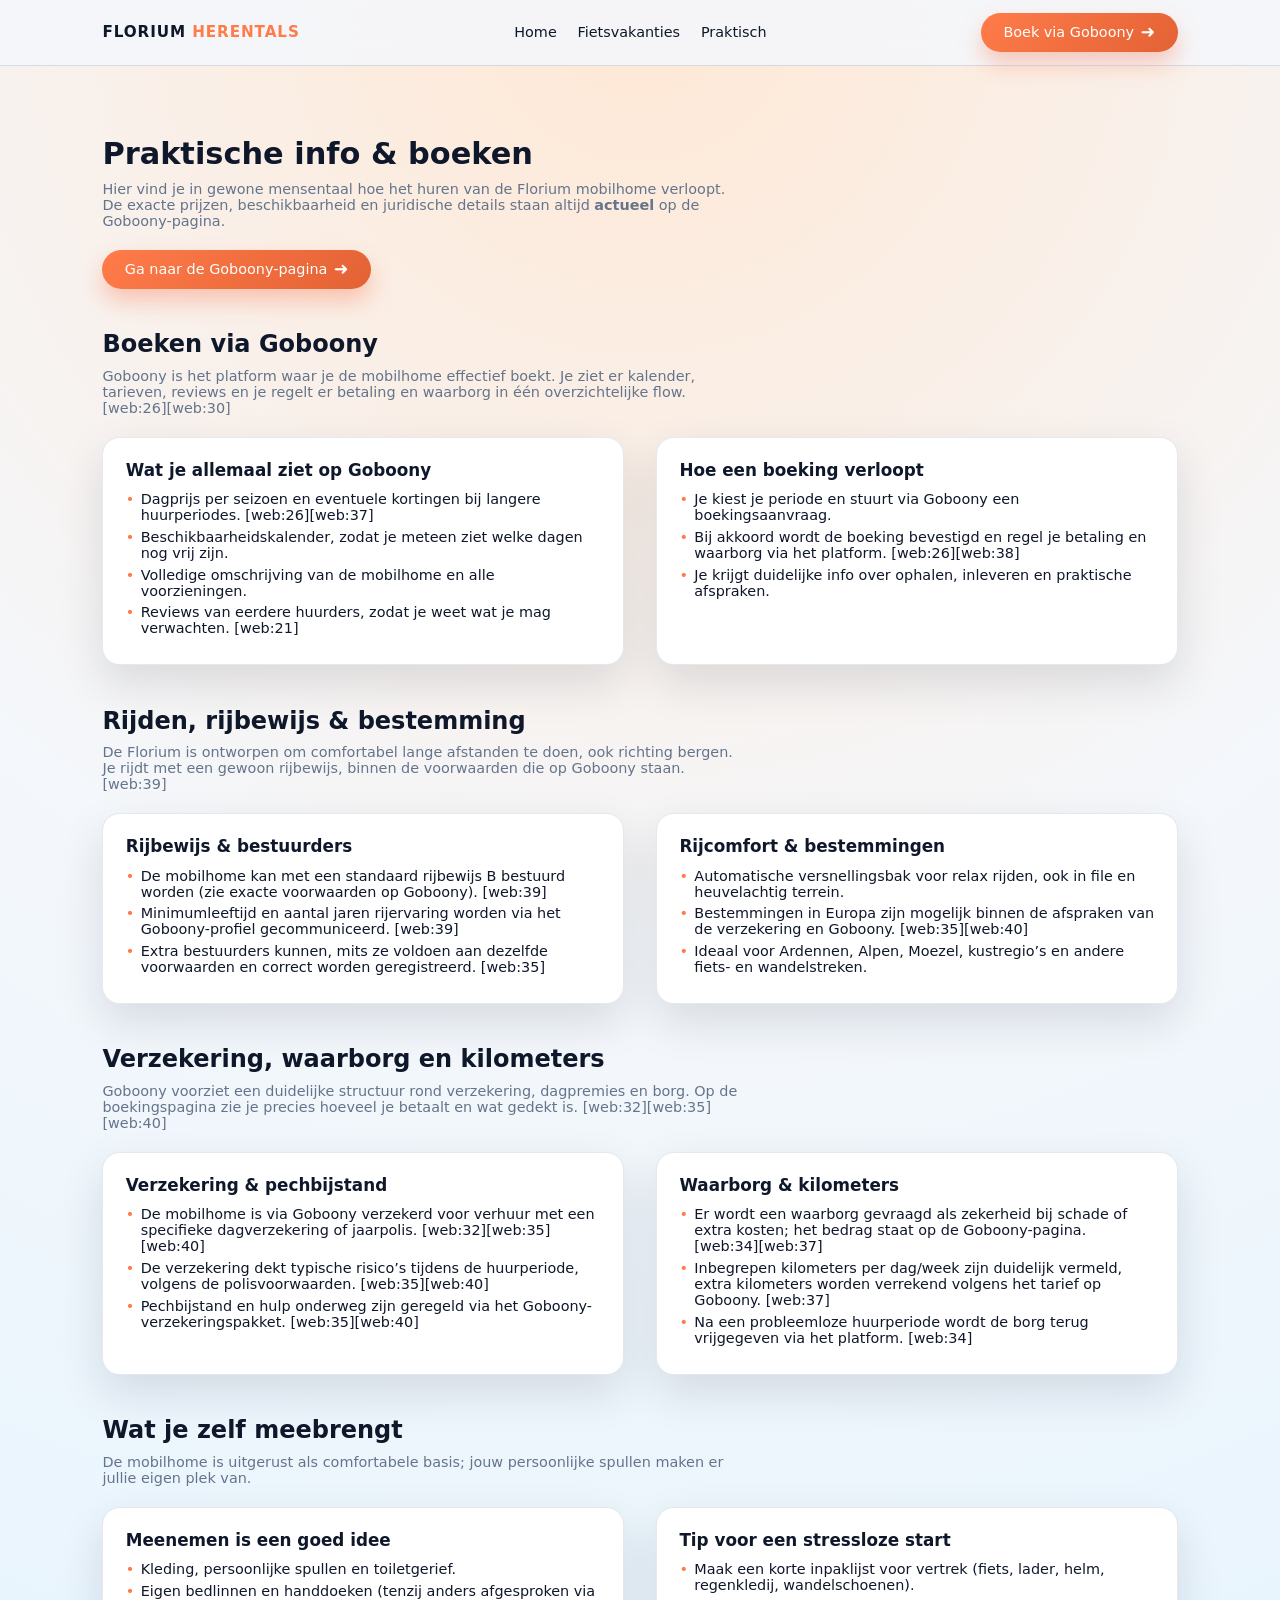
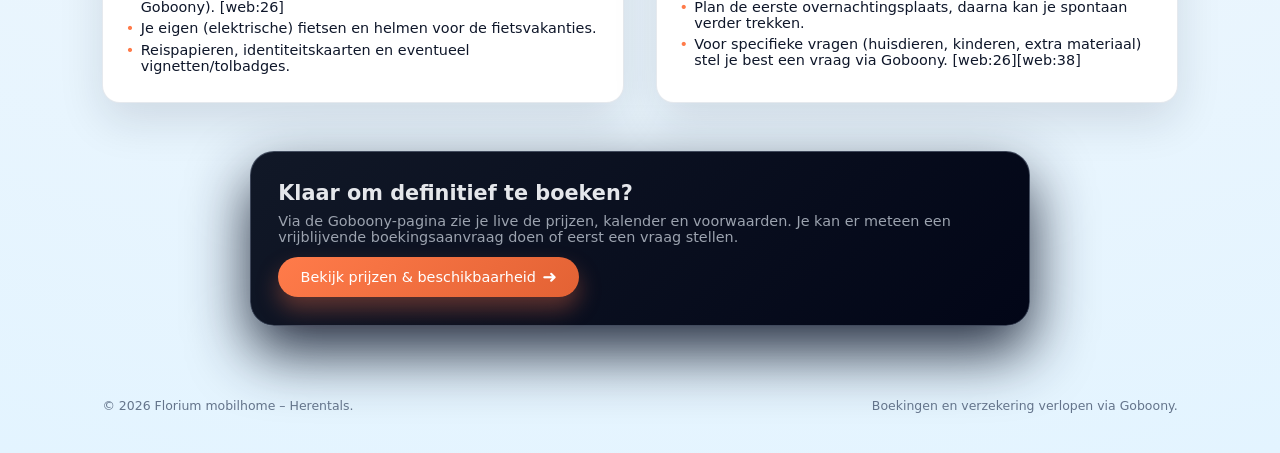
<file: praktisch.html>
<!DOCTYPE html>
<html lang="nl">
<head>
  <meta charset="UTF-8" />
  <title>Praktische info & boeken – Florium mobilhome</title>
  <meta name="viewport" content="width=device-width, initial-scale=1" />
  <meta name="description" content="Praktische info over huren van de Florium mobilhome: hoe boeken via Goboony, rijbewijs, verzekering, waarborg en wat je zelf voorziet." />
  <link rel="preconnect" href="https://fonts.googleapis.com" />
  <link rel="preconnect" href="https://fonts.gstatic.com" crossorigin />
  <link href="https://fonts.googleapis.com/css2?family=Poppins:wght@300;400;600&display=swap" rel="stylesheet" />
  <link rel="stylesheet" href="style.css" />
</head>
<body>
<header>
  <nav class="nav">
    <div class="logo">Florium <span>Herentals</span></div>
    <div class="nav-links">
      <a href="florium.html">Home</a>
      <a href="fietsvakanties.html">Fietsvakanties</a>
      <a href="praktisch.html">Praktisch</a>
    </div>
    <a class="btn-primary" href="https://www.goboony.be/campers/belgie/antwerpen/herentals/39410" target="_blank" rel="noopener">
      Boek via Goboony <span>➜</span>
    </a>
  </nav>
</header>

<main>
  <section>
    <h1 style="font-size:1.9rem;margin:1.6rem 0 0.6rem;">Praktische info & boeken</h1>
    <p class="section-sub">
      Hier vind je in gewone mensentaal hoe het huren van de Florium mobilhome verloopt. De exacte prijzen, beschikbaarheid en juridische details staan altijd <strong>actueel</strong> op de Goboony-pagina.
    </p>
    <a class="btn-primary" href="https://www.goboony.be/campers/belgie/antwerpen/herentals/39410" target="_blank" rel="noopener">
      Ga naar de Goboony-pagina <span>➜</span>
    </a>
  </section>

  <section>
    <h2>Boeken via Goboony</h2>
    <p class="section-sub">
      Goboony is het platform waar je de mobilhome effectief boekt. Je ziet er kalender, tarieven, reviews en je regelt er betaling en waarborg in één overzichtelijke flow. [web:26][web:30]
    </p>

    <div class="grid-2">
      <article class="card">
        <h3>Wat je allemaal ziet op Goboony</h3>
        <ul class="spec-list">
          <li><span>•</span> Dagprijs per seizoen en eventuele kortingen bij langere huurperiodes. [web:26][web:37]</li>
          <li><span>•</span> Beschikbaarheidskalender, zodat je meteen ziet welke dagen nog vrij zijn.</li>
          <li><span>•</span> Volledige omschrijving van de mobilhome en alle voorzieningen.</li>
          <li><span>•</span> Reviews van eerdere huurders, zodat je weet wat je mag verwachten. [web:21]</li>
        </ul>
      </article>

      <article class="card">
        <h3>Hoe een boeking verloopt</h3>
        <ul class="spec-list">
          <li><span>•</span> Je kiest je periode en stuurt via Goboony een boekingsaanvraag.</li>
          <li><span>•</span> Bij akkoord wordt de boeking bevestigd en regel je betaling en waarborg via het platform. [web:26][web:38]</li>
          <li><span>•</span> Je krijgt duidelijke info over ophalen, inleveren en praktische afspraken.</li>
        </ul>
      </article>
    </div>
  </section>

  <section>
    <h2>Rijden, rijbewijs & bestemming</h2>
    <p class="section-sub">
      De Florium is ontworpen om comfortabel lange afstanden te doen, ook richting bergen. Je rijdt met een gewoon rijbewijs, binnen de voorwaarden die op Goboony staan. [web:39]
    </p>

    <div class="grid-2">
      <article class="card">
        <h3>Rijbewijs & bestuurders</h3>
        <ul class="spec-list">
          <li><span>•</span> De mobilhome kan met een standaard rijbewijs B bestuurd worden (zie exacte voorwaarden op Goboony). [web:39]</li>
          <li><span>•</span> Minimumleeftijd en aantal jaren rijervaring worden via het Goboony-profiel gecommuniceerd. [web:39]</li>
          <li><span>•</span> Extra bestuurders kunnen, mits ze voldoen aan dezelfde voorwaarden en correct worden geregistreerd. [web:35]</li>
        </ul>
      </article>

      <article class="card">
        <h3>Rijcomfort & bestemmingen</h3>
        <ul class="spec-list">
          <li><span>•</span> Automatische versnellingsbak voor relax rijden, ook in file en heuvelachtig terrein.</li>
          <li><span>•</span> Bestemmingen in Europa zijn mogelijk binnen de afspraken van de verzekering en Goboony. [web:35][web:40]</li>
          <li><span>•</span> Ideaal voor Ardennen, Alpen, Moezel, kustregio’s en andere fiets- en wandelstreken.</li>
        </ul>
      </article>
    </div>
  </section>

  <section>
    <h2>Verzekering, waarborg en kilometers</h2>
    <p class="section-sub">
      Goboony voorziet een duidelijke structuur rond verzekering, dagpremies en borg. Op de boekingspagina zie je precies hoeveel je betaalt en wat gedekt is. [web:32][web:35][web:40]
    </p>

    <div class="grid-2">
      <article class="card">
        <h3>Verzekering & pechbijstand</h3>
        <ul class="spec-list">
          <li><span>•</span> De mobilhome is via Goboony verzekerd voor verhuur met een specifieke dagverzekering of jaarpolis. [web:32][web:35][web:40]</li>
          <li><span>•</span> De verzekering dekt typische risico’s tijdens de huurperiode, volgens de polisvoorwaarden. [web:35][web:40]</li>
          <li><span>•</span> Pechbijstand en hulp onderweg zijn geregeld via het Goboony-verzekeringspakket. [web:35][web:40]</li>
        </ul>
      </article>

      <article class="card">
        <h3>Waarborg & kilometers</h3>
        <ul class="spec-list">
          <li><span>•</span> Er wordt een waarborg gevraagd als zekerheid bij schade of extra kosten; het bedrag staat op de Goboony-pagina. [web:34][web:37]</li>
          <li><span>•</span> Inbegrepen kilometers per dag/week zijn duidelijk vermeld, extra kilometers worden verrekend volgens het tarief op Goboony. [web:37]</li>
          <li><span>•</span> Na een probleemloze huurperiode wordt de borg terug vrijgegeven via het platform. [web:34]</li>
        </ul>
      </article>
    </div>
  </section>

  <section>
    <h2>Wat je zelf meebrengt</h2>
    <p class="section-sub">
      De mobilhome is uitgerust als comfortabele basis; jouw persoonlijke spullen maken er jullie eigen plek van.
    </p>

    <div class="grid-2">
      <article class="card">
        <h3>Meenemen is een goed idee</h3>
        <ul class="spec-list">
          <li><span>•</span> Kleding, persoonlijke spullen en toiletgerief.</li>
          <li><span>•</span> Eigen bedlinnen en handdoeken (tenzij anders afgesproken via Goboony). [web:26]</li>
          <li><span>•</span> Je eigen (elektrische) fietsen en helmen voor de fietsvakanties.</li>
          <li><span>•</span> Reispapieren, identiteitskaarten en eventueel vignetten/tolbadges.</li>
        </ul>
      </article>

      <article class="card">
        <h3>Tip voor een stressloze start</h3>
        <ul class="spec-list">
          <li><span>•</span> Maak een korte inpaklijst voor vertrek (fiets, lader, helm, regenkledij, wandelschoenen).</li>
          <li><span>•</span> Plan de eerste overnachtingsplaats, daarna kan je spontaan verder trekken.</li>
          <li><span>•</span> Voor specifieke vragen (huisdieren, kinderen, extra materiaal) stel je best een vraag via Goboony. [web:26][web:38]</li>
        </ul>
      </article>
    </div>
  </section>

  <section class="cta" id="boeken">
    <div class="cta-inner">
      <h2>Klaar om definitief te boeken?</h2>
      <p>
        Via de Goboony-pagina zie je live de prijzen, kalender en voorwaarden. Je kan er meteen een vrijblijvende boekingsaanvraag doen of eerst een vraag stellen.
      </p>
      <a class="btn-primary" href="https://www.goboony.be/campers/belgie/antwerpen/herentals/39410" target="_blank" rel="noopener">
        Bekijk prijzen & beschikbaarheid <span>➜</span>
      </a>
    </div>
  </section>
</main>

<footer>
  <div>© <span id="year"></span> Florium mobilhome – Herentals.</div>
  <div>Boekingen en verzekering verlopen via Goboony.</div>
</footer>

<script>
  document.getElementById("year").textContent = new Date().getFullYear();
</script>
</body>
</html>
</file>
<file: style.css>
:root {
  --bg: #f4f7fb;
  --accent: #ff7b4a;
  --accent-dark: #e36234;
  --text: #0f172a;
  --muted: #64748b;
  --card-bg: #ffffff;
  --deep: #020617;
}

* {
  box-sizing: border-box;
  scroll-behavior: smooth;
}

body {
  margin: 0;
  font-family: system-ui, -apple-system, BlinkMacSystemFont, "Poppins", sans-serif;
  color: var(--text);
  background: radial-gradient(circle at top, #ffe8d5 0, #f4f7fb 45%, #e3f4ff 100%);
}

/* LINKS */

a {
  color: inherit;
  text-decoration: none;
}

/* HEADER / NAV */

header {
  position: sticky;
  top: 0;
  z-index: 50;
  backdrop-filter: blur(18px);
  background: rgba(244, 247, 251, 0.9);
  border-bottom: 1px solid rgba(148, 163, 184, 0.35);
}

.nav {
  max-width: 1120px;
  margin: 0 auto;
  display: flex;
  align-items: center;
  justify-content: space-between;
  padding: 0.8rem 1.4rem;
}

.logo {
  font-weight: 600;
  letter-spacing: 0.06em;
  font-size: 0.95rem;
  text-transform: uppercase;
}

.logo span {
  color: var(--accent);
}

.nav-links {
  display: flex;
  gap: 1.3rem;
  font-size: 0.9rem;
}

.nav-links a {
  position: relative;
}

.nav-links a::after {
  content: "";
  position: absolute;
  left: 0;
  bottom: -0.2rem;
  width: 0;
  height: 2px;
  background: var(--accent);
  transition: width 0.2s ease;
}

.nav-links a:hover::after {
  width: 100%;
}

.btn-primary {
  background: linear-gradient(135deg, var(--accent), var(--accent-dark));
  border-radius: 999px;
  padding: 0.6rem 1.4rem;
  font-size: 0.9rem;
  color: #fff;
  border: none;
  cursor: pointer;
  display: inline-flex;
  align-items: center;
  gap: 0.4rem;
  box-shadow: 0 12px 22px rgba(248, 113, 73, 0.35);
  transition: transform 0.15s ease, box-shadow 0.15s ease;
}

.btn-primary:hover {
  transform: translateY(-1px);
  box-shadow: 0 16px 30px rgba(248, 113, 73, 0.45);
}

.btn-primary span {
  font-size: 1.1rem;
}

.btn-secondary {
  border-radius: 999px;
  border: 1px solid rgba(148, 163, 184, 0.9);
  padding: 0.45rem 1rem;
  font-size: 0.8rem;
  color: var(--text);
  background: rgba(255, 255, 255, 0.9);
  display: inline-flex;
  align-items: center;
  gap: 0.4rem;
  cursor: pointer;
}

/* LAYOUT */

main {
  max-width: 1120px;
  margin: 0 auto;
  padding: 1.8rem 1.4rem 3rem;
}

section {
  margin-top: 2.6rem;
}

h1, h2, h3 {
  margin: 0;
}

h2 {
  font-size: 1.5rem;
  margin-bottom: 0.6rem;
}

.section-sub {
  font-size: 0.9rem;
  color: var(--muted);
  max-width: 40rem;
  margin: 0 0 1.3rem;
}

/* HERO */

.hero {
  display: grid;
  grid-template-columns: minmax(0, 1.3fr) minmax(0, 1fr);
  gap: 2.5rem;
  align-items: center;
  padding: 2.2rem 0 2.5rem;
}

.hero-kicker {
  text-transform: uppercase;
  letter-spacing: 0.16em;
  font-size: 0.7rem;
  color: var(--accent-dark);
  font-weight: 600;
  margin-bottom: 0.5rem;
}

.hero h1 {
  font-size: clamp(2.2rem, 4vw, 3rem);
  line-height: 1.1;
  margin-bottom: 0.85rem;
}

.hero h1 span {
  color: var(--accent);
}

.hero-sub {
  font-size: 0.98rem;
  color: var(--muted);
  margin-bottom: 1.3rem;
  max-width: 34rem;
}

.hero-highlights {
  display: flex;
  flex-wrap: wrap;
  gap: 1rem;
  margin-bottom: 1.7rem;
}

.pill {
  display: inline-flex;
  align-items: center;
  gap: 0.4rem;
  border-radius: 999px;
  padding: 0.4rem 0.9rem;
  font-size: 0.8rem;
  background: rgba(255, 255, 255, 0.9);
  box-shadow: 0 10px 25px rgba(15, 23, 42, 0.06);
}

.pill span {
  font-size: 1rem;
}

.hero-meta {
  display: flex;
  flex-wrap: wrap;
  gap: 1.5rem;
  align-items: center;
  margin-top: 1.25rem;
  font-size: 0.85rem;
  color: var(--muted);
}

.hero-meta strong {
  color: var(--text);
}

/* HERO VISUAL */

.hero-photo-card {
  position: relative;
  border-radius: 1.6rem;
  overflow: hidden;
  box-shadow: 0 24px 60px rgba(15, 23, 42, 0.35);
  background: radial-gradient(circle at top left, #ffe0c2 0, #111827 32%, #020617 85%);
  color: #fff;
  min-height: 280px;
  display: flex;
  flex-direction: column;
  justify-content: space-between;
}

.hero-photo {
  position: relative;
  padding: 1.1rem 1.1rem 0.7rem;
}

.hero-photo-main {
  border-radius: 1.2rem;
  overflow: hidden;
  border: 1px solid rgba(148, 163, 184, 0.5);
  min-height: 190px;
  background-image:
    linear-gradient(120deg, rgba(0, 0, 0, 0.55), rgba(15, 23, 42, 0.85)),
    url("img/florium-hero.jpg");
  background-size: cover;
  background-position: center;
}

.hero-tag {
  position: absolute;
  top: 1.5rem;
  left: 1.6rem;
  background: rgba(15, 23, 42, 0.82);
  border-radius: 999px;
  padding: 0.35rem 0.85rem;
  font-size: 0.7rem;
  display: inline-flex;
  align-items: center;
  gap: 0.3rem;
}

.hero-tag span {
  font-size: 0.9rem;
}

.hero-stats {
  display: flex;
  justify-content: space-between;
  padding: 0.4rem 1.2rem 0.9rem;
  font-size: 0.78rem;
  border-top: 1px solid rgba(148, 163, 184, 0.45);
  backdrop-filter: blur(14px);
  background: linear-gradient(to right, rgba(15, 23, 42, 0.96), rgba(17, 24, 39, 0.88));
}

.hero-stat-item {
  display: flex;
  flex-direction: column;
  gap: 0.15rem;
}

.hero-stat-label {
  text-transform: uppercase;
  letter-spacing: 0.16em;
  font-size: 0.65rem;
  color: rgba(148, 163, 184, 0.95);
}

.hero-stat-value {
  font-weight: 500;
}

/* GENERIC CARDS, GRIDS */

.grid-2 {
  display: grid;
  grid-template-columns: repeat(2, minmax(0, 1fr));
  gap: 2rem;
}

.grid-3 {
  display: grid;
  grid-template-columns: repeat(3, minmax(0, 1fr));
  gap: 1.5rem;
}

.card {
  background: var(--card-bg);
  border-radius: 1.1rem;
  padding: 1.4rem 1.4rem;
  box-shadow: 0 18px 45px rgba(15, 23, 42, 0.12);
  border: 1px solid rgba(148, 163, 184, 0.24);
  font-size: 0.9rem;
}

.card h3 {
  margin-bottom: 0.4rem;
  font-size: 1.05rem;
}

.card p {
  margin: 0;
  color: var(--muted);
}

.spec-list {
  list-style: none;
  padding: 0;
  margin: 0.7rem 0 0;
  font-size: 0.9rem;
}

.spec-list li {
  display: flex;
  align-items: flex-start;
  gap: 0.4rem;
  margin-bottom: 0.35rem;
}

.spec-list span {
  color: var(--accent);
}

/* CTA BLOK */

.cta {
  margin-top: 3rem;
  text-align: center;
}

.cta-inner {
  display: inline-block;
  max-width: 780px;
  text-align: left;
  background: linear-gradient(135deg, #111827, #020617);
  color: #e5e7eb;
  padding: 1.8rem 1.7rem;
  border-radius: 1.5rem;
  box-shadow: 0 26px 60px rgba(15, 23, 42, 0.9);
  border: 1px solid rgba(148, 163, 184, 0.4);
  font-size: 0.9rem;
}

.cta-inner h2 {
  font-size: 1.3rem;
  margin-bottom: 0.5rem;
}

.cta-inner p {
  margin: 0 0 0.8rem;
  color: #9ca3af;
}

/* FOOTER */

footer {
  max-width: 1120px;
  margin: 0 auto;
  padding: 1.5rem 1.4rem 2.5rem;
  font-size: 0.78rem;
  color: var(--muted);
  display: flex;
  flex-wrap: wrap;
  justify-content: space-between;
  gap: 0.75rem;
}

/* RESPONSIVE */

@media (max-width: 900px) {
  .hero {
    grid-template-columns: 1fr;
  }

  .hero-photo-card {
    order: -1;
  }

  .nav-links {
    display: none;
  }

  .grid-2 {
    grid-template-columns: 1fr;
  }

  .grid-3 {
    grid-template-columns: 1fr;
  }
}

@media (max-width: 600px) {
  main {
    padding: 1.4rem 1rem 2.4rem;
  }

  .cta-inner {
    padding: 1.4rem 1.3rem;
  }
}
</file>
